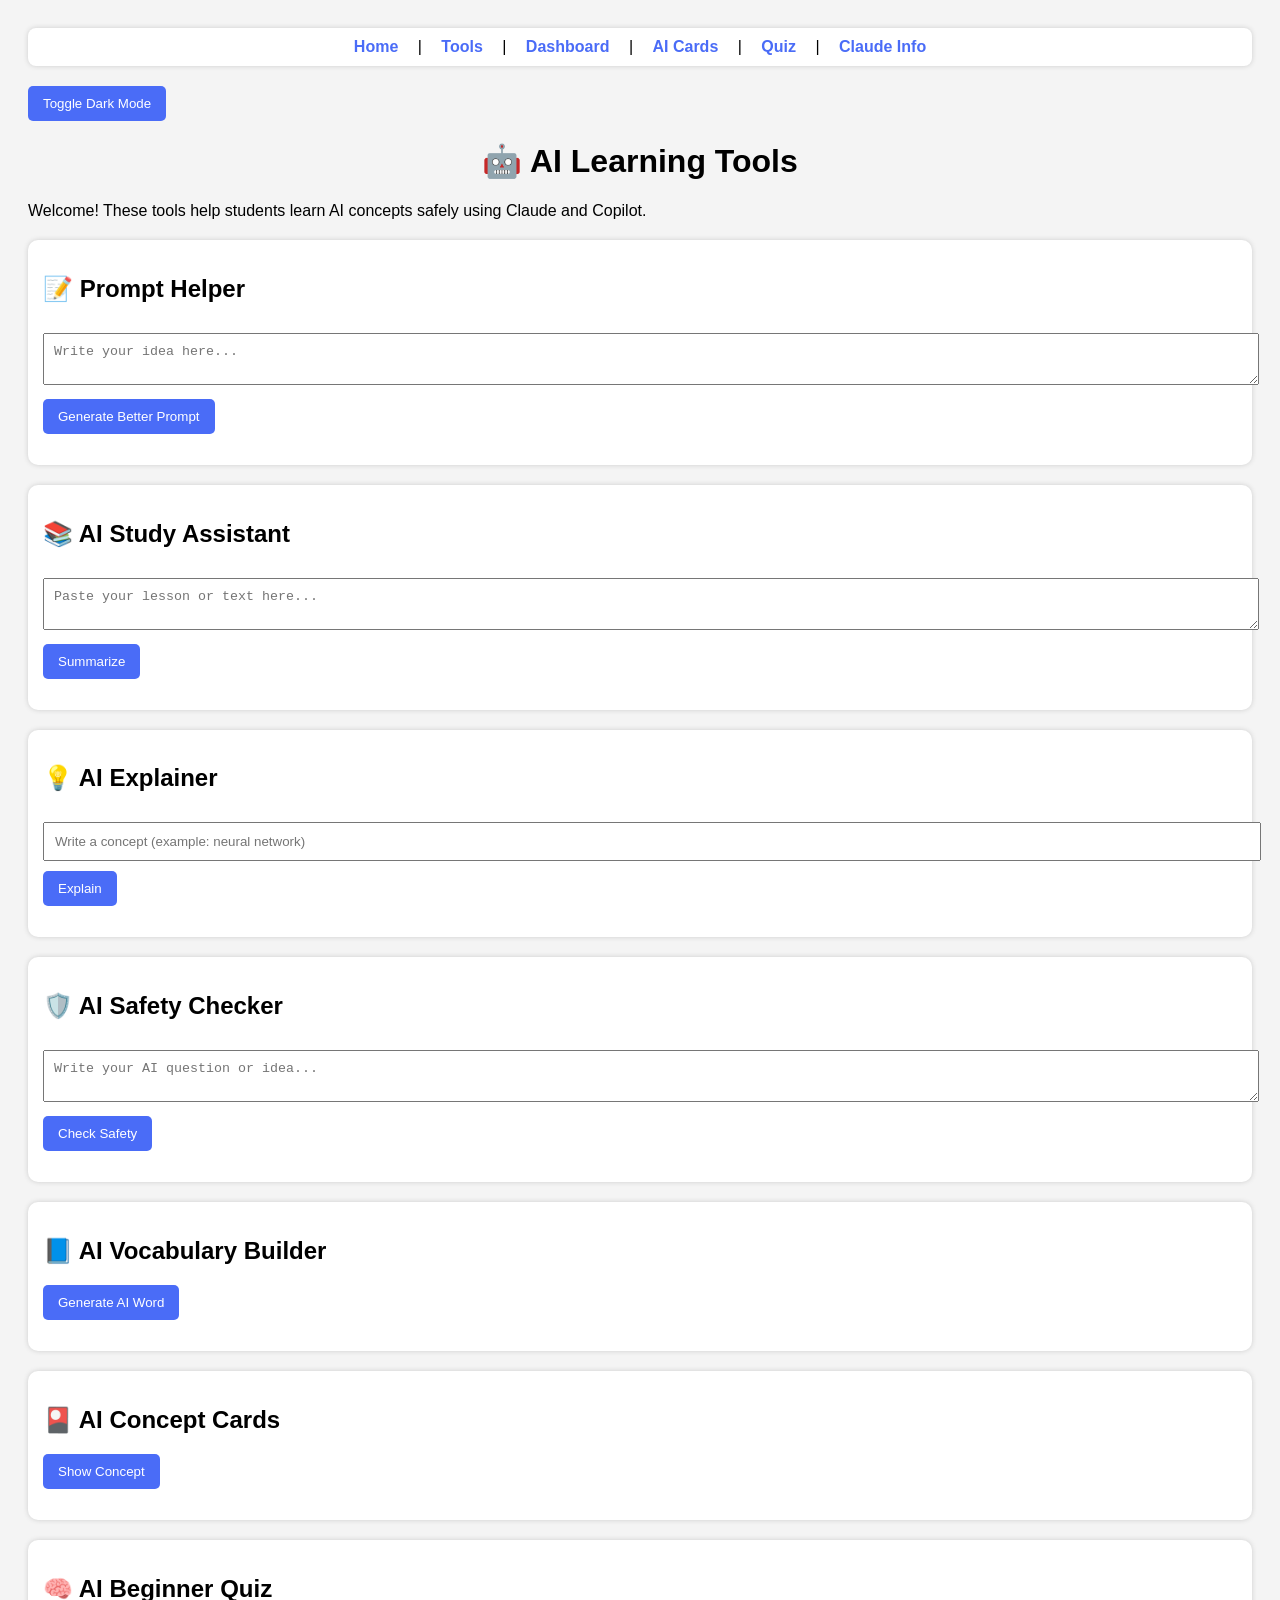
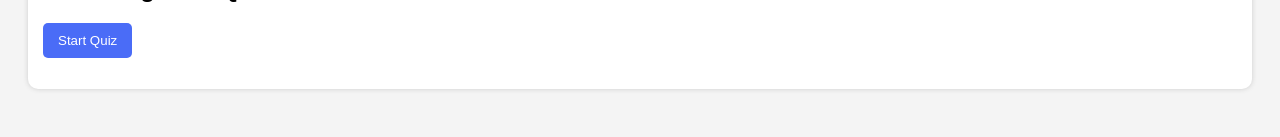
<file: AI-Learning-Tools/index.html>
<!DOCTYPE html>
<html lang="en">
<head>
    <meta charset="UTF-8">
    <title>AI Learning Tools</title>
    <link rel="stylesheet" href="style.css">
</head>
<body>

    <!-- Navigation Bar -->
    <nav>
        <a href="index.html">Home</a> |
        <a href="tools.html">Tools</a> |
        <a href="dashboard.html">Dashboard</a> |
        <a href="cards.html">AI Cards</a> |
        <a href="quiz.html">Quiz</a> |
        <a href="claude-info.html">Claude Info</a>
    </nav>

    <!-- Dark Mode Button -->
    <button onclick="toggleDarkMode()">Toggle Dark Mode</button>

    <h1>🤖 AI Learning Tools</h1>
    <p>Welcome! These tools help students learn AI concepts safely using Claude and Copilot.</p>

    <!-- Prompt Helper -->
    <div class="tool">
        <h2>📝 Prompt Helper</h2>
        <textarea id="promptInput" placeholder="Write your idea here..."></textarea>
        <button onclick="generatePrompt()">Generate Better Prompt</button>
        <p id="promptOutput"></p>
    </div>

    <!-- Study Assistant -->
    <div class="tool">
        <h2>📚 AI Study Assistant</h2>
        <textarea id="studyInput" placeholder="Paste your lesson or text here..."></textarea>
        <button onclick="summarizeText()">Summarize</button>
        <p id="studyOutput"></p>
    </div>

    <!-- Concept Explainer -->
    <div class="tool">
        <h2>💡 AI Explainer</h2>
        <input id="explainInput" placeholder="Write a concept (example: neural network)">
        <button onclick="explainConcept()">Explain</button>
        <p id="explainOutput"></p>
    </div>

    <!-- Safety Checker -->
    <div class="tool">
        <h2>🛡️ AI Safety Checker</h2>
        <textarea id="safetyInput" placeholder="Write your AI question or idea..."></textarea>
        <button onclick="checkSafety()">Check Safety</button>
        <p id="safetyOutput"></p>
    </div>

    <!-- Vocabulary Builder -->
    <div class="tool">
        <h2>📘 AI Vocabulary Builder</h2>
        <button onclick="generateWord()">Generate AI Word</button>
        <p id="wordOutput"></p>
    </div>

    <!-- Concept Cards -->
    <div class="tool">
        <h2>🎴 AI Concept Cards</h2>
        <button onclick="showConcept()">Show Concept</button>
        <p id="conceptOutput"></p>
    </div>

    <!-- Beginner Quiz -->
    <div class="tool">
        <h2>🧠 AI Beginner Quiz</h2>
        <button onclick="startQuiz()">Start Quiz</button>
        <p id="quizOutput"></p>
    </div>

    <script src="script.js"></script>
</body>
</html>
</file>
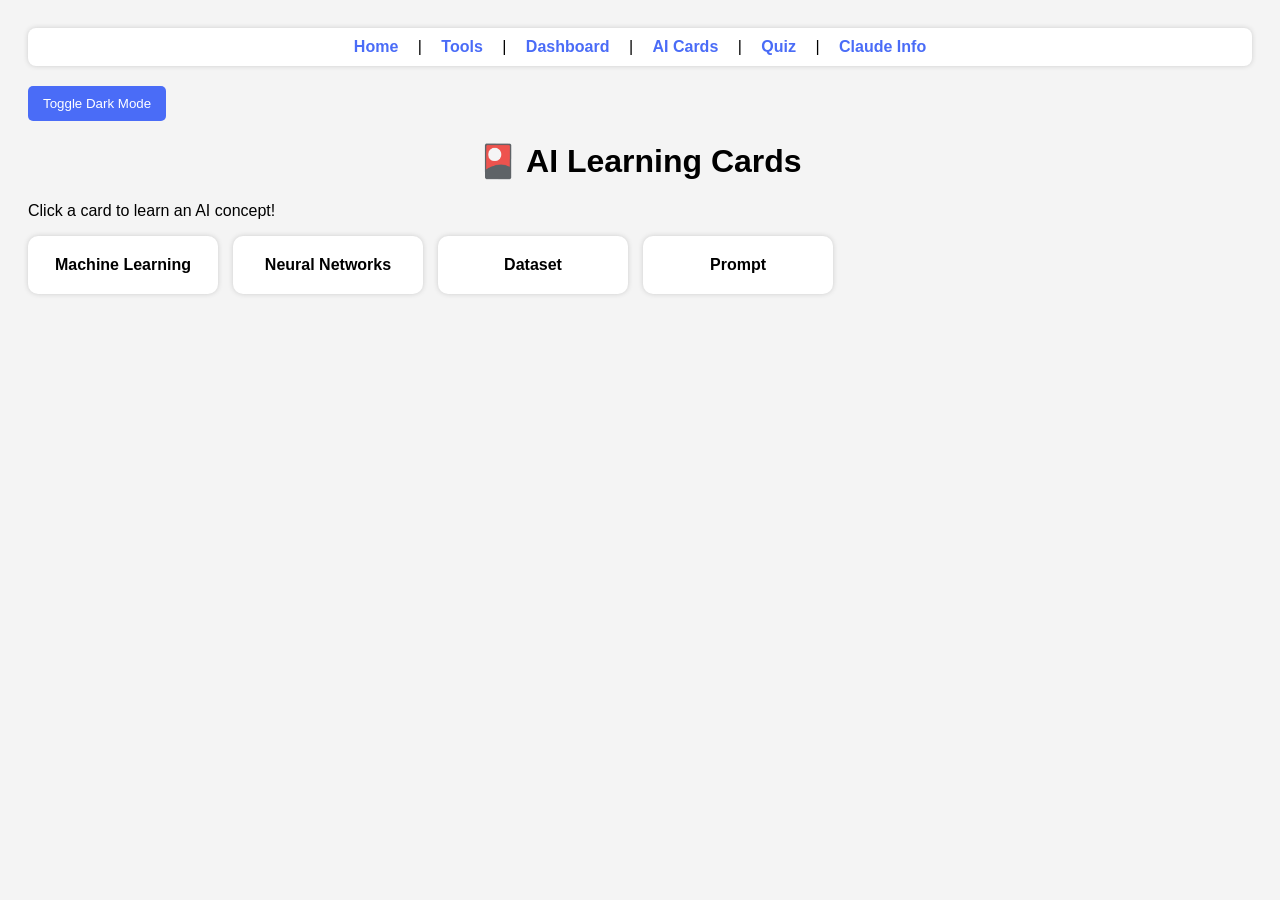
<file: AI-Learning-Tools/cards.html>
<!DOCTYPE html>
<html lang="en">
<head>
    <meta charset="UTF-8">
    <title>AI Learning Cards</title>
    <link rel="stylesheet" href="style.css">
</head>
<body>

<nav>
    <a href="index.html">Home</a> |
    <a href="tools.html">Tools</a> |
    <a href="dashboard.html">Dashboard</a> |
    <a href="cards.html">AI Cards</a> |
    <a href="quiz.html">Quiz</a> |
    <a href="claude-info.html">Claude Info</a>
</nav>

<button onclick="toggleDarkMode()">Toggle Dark Mode</button>

<h1>🎴 AI Learning Cards</h1>
<p>Click a card to learn an AI concept!</p>

<div class="card-container">
    <div class="card" onclick="showCard('Machine Learning — Teaching computers using examples.')">Machine Learning</div>
    <div class="card" onclick="showCard('Neural Networks — Systems that learn patterns.')">Neural Networks</div>
    <div class="card" onclick="showCard('Dataset — Information used to train AI.')">Dataset</div>
    <div class="card" onclick="showCard('Prompt — Instructions you give to an AI.')">Prompt</div>
</div>

<p id="cardOutput"></p>

<script src="script.js"></script>
</body>
</html>
</file>
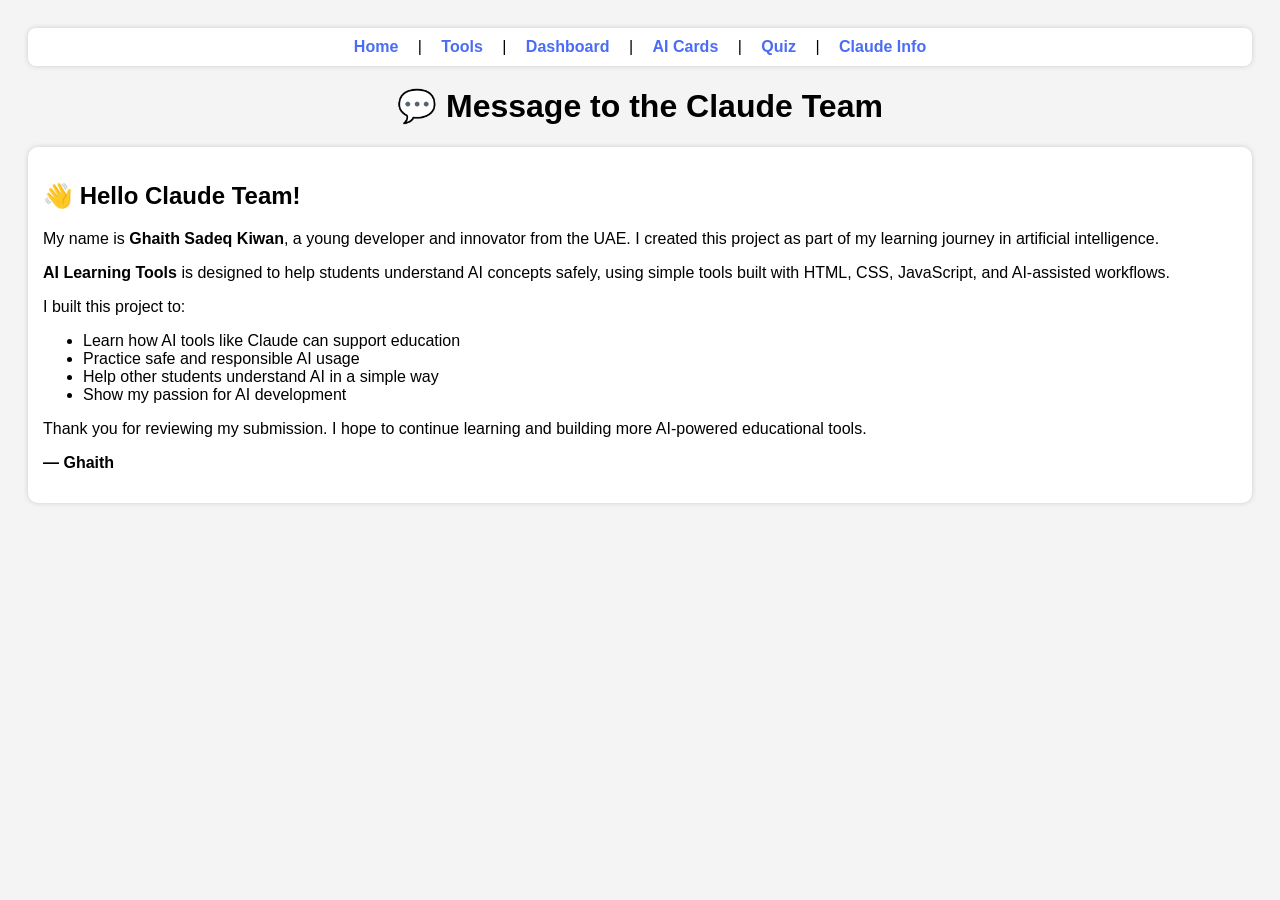
<file: AI-Learning-Tools/claude-info.html>
<!DOCTYPE html>
<html lang="en">
<head>
    <meta charset="UTF-8">
    <title>Message to Claude Team</title>
    <link rel="stylesheet" href="style.css">
</head>
<body>

<nav>
    <a href="index.html">Home</a> |
    <a href="tools.html">Tools</a> |
    <a href="dashboard.html">Dashboard</a> |
    <a href="cards.html">AI Cards</a> |
    <a href="quiz.html">Quiz</a> |
    <a href="claude-info.html">Claude Info</a>
</nav>

<h1>💬 Message to the Claude Team</h1>

<div class="tool">
    <h2>👋 Hello Claude Team!</h2>
    <p>
        My name is <strong>Ghaith Sadeq Kiwan</strong>, a young developer and innovator from the UAE.
        I created this project as part of my learning journey in artificial intelligence.
    </p>

    <p>
        <strong>AI Learning Tools</strong> is designed to help students understand AI concepts safely,
        using simple tools built with HTML, CSS, JavaScript, and AI‑assisted workflows.
    </p>

    <p>
        I built this project to:
        <ul>
            <li>Learn how AI tools like Claude can support education</li>
            <li>Practice safe and responsible AI usage</li>
            <li>Help other students understand AI in a simple way</li>
            <li>Show my passion for AI development</li>
        </ul>
    </p>

    <p>
        Thank you for reviewing my submission.  
        I hope to continue learning and building more AI‑powered educational tools.
    </p>

    <p><strong>— Ghaith</strong></p>
</div>

</body>
</html>
</file>
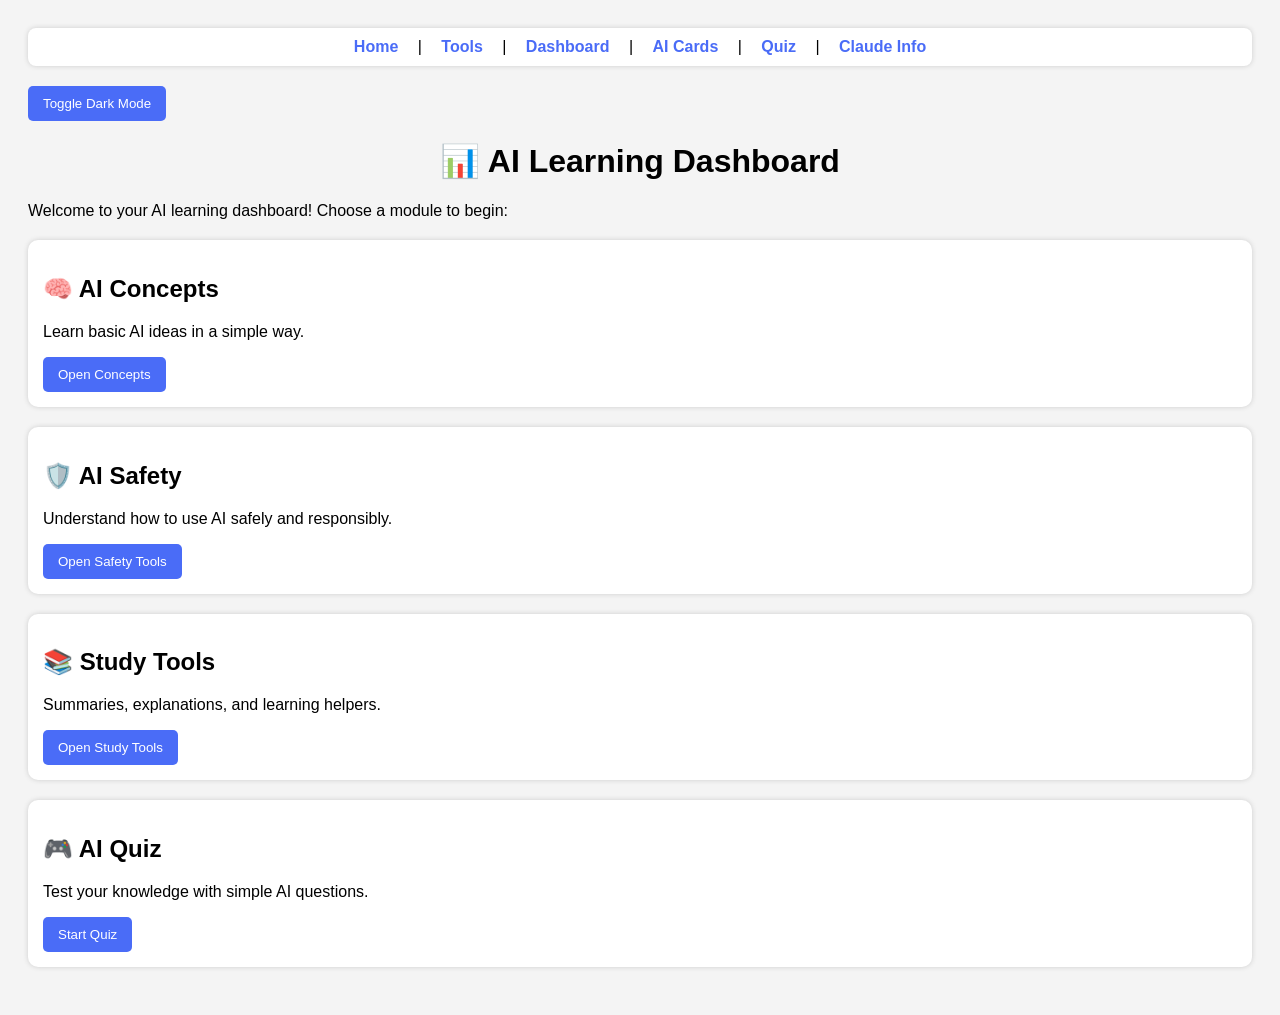
<file: AI-Learning-Tools/dashboard.html>
<!DOCTYPE html>
<html lang="en">
<head>
    <meta charset="UTF-8">
    <title>AI Learning Dashboard</title>
    <link rel="stylesheet" href="style.css">
</head>
<body>

<nav>
    <a href="index.html">Home</a> |
    <a href="tools.html">Tools</a> |
    <a href="dashboard.html">Dashboard</a> |
    <a href="cards.html">AI Cards</a> |
    <a href="quiz.html">Quiz</a> |
    <a href="claude-info.html">Claude Info</a>
</nav>

<button onclick="toggleDarkMode()">Toggle Dark Mode</button>

<h1>📊 AI Learning Dashboard</h1>
<p>Welcome to your AI learning dashboard! Choose a module to begin:</p>

<div class="tool">
    <h2>🧠 AI Concepts</h2>
    <p>Learn basic AI ideas in a simple way.</p>
    <a href="index.html"><button>Open Concepts</button></a>
</div>

<div class="tool">
    <h2>🛡️ AI Safety</h2>
    <p>Understand how to use AI safely and responsibly.</p>
    <a href="index.html"><button>Open Safety Tools</button></a>
</div>

<div class="tool">
    <h2>📚 Study Tools</h2>
    <p>Summaries, explanations, and learning helpers.</p>
    <a href="index.html"><button>Open Study Tools</button></a>
</div>

<div class="tool">
    <h2>🎮 AI Quiz</h2>
    <p>Test your knowledge with simple AI questions.</p>
    <a href="quiz.html"><button>Start Quiz</button></a>
</div>

<script src="script.js"></script>
</body>
</html>
</file>
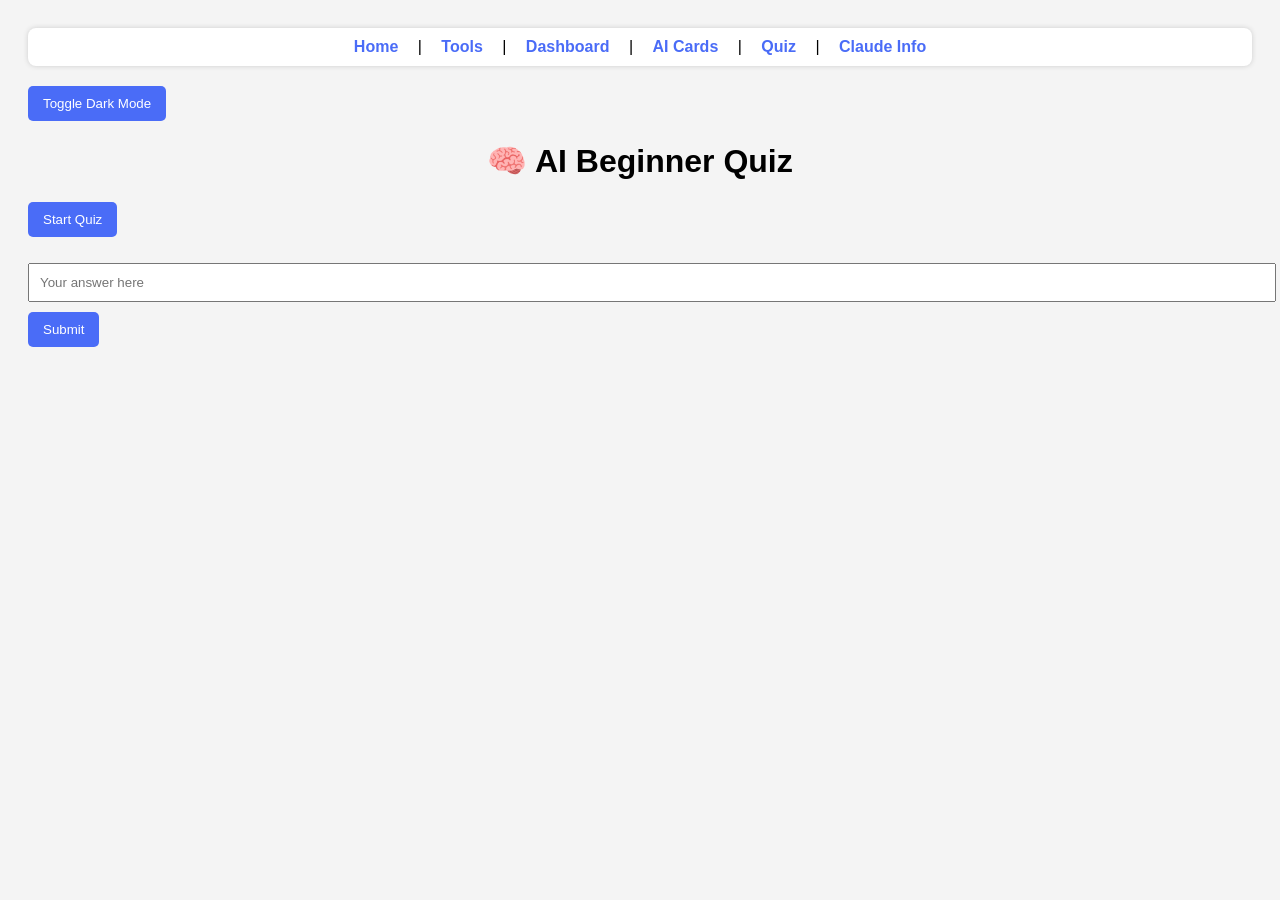
<file: AI-Learning-Tools/quiz.html>
<!DOCTYPE html>
<html lang="en">
<head>
    <meta charset="UTF-8">
    <title>AI Quiz</title>
    <link rel="stylesheet" href="style.css">
</head>
<body>

<nav>
    <a href="index.html">Home</a> |
    <a href="tools.html">Tools</a> |
    <a href="dashboard.html">Dashboard</a> |
    <a href="cards.html">AI Cards</a> |
    <a href="quiz.html">Quiz</a> |
    <a href="claude-info.html">Claude Info</a>
</nav>

<button onclick="toggleDarkMode()">Toggle Dark Mode</button>

<h1>🧠 AI Beginner Quiz</h1>

<button onclick="startFullQuiz()">Start Quiz</button>

<p id="quizQuestion"></p>
<input id="quizAnswer" placeholder="Your answer here">
<button onclick="checkQuiz()">Submit</button>

<p id="quizResult"></p>

<script src="script.js"></script>
</body>
</html>
</file>
<file: AI-Learning-Tools/style.css>
body {
    font-family: Arial, sans-serif;
    background: #f4f4f4;
    padding: 20px;
}

h1 {
    text-align: center;
}

.tool {
    background: white;
    padding: 15px;
    margin: 20px 0;
    border-radius: 10px;
    box-shadow: 0 0 5px #ccc;
}

textarea, input {
    width: 100%;
    padding: 10px;
    margin: 10px 0;
}

button {
    padding: 10px 15px;
    background: #4a6cf7;
    color: white;
    border: none;
    border-radius: 5px;
    cursor: pointer;
}

nav {
    background: #fff;
    padding: 10px;
    margin-bottom: 20px;
    border-radius: 8px;
    box-shadow: 0 0 5px #ccc;
    text-align: center;
}

nav a {
    margin: 0 15px;
    text-decoration: none;
    color: #4a6cf7;
    font-weight: bold;
}

.card-container {
    display: flex;
    gap: 15px;
    flex-wrap: wrap;
}

.card {
    background: #fff;
    padding: 20px;
    width: 150px;
    text-align: center;
    border-radius: 10px;
    box-shadow: 0 0 5px #ccc;
    cursor: pointer;
    font-weight: bold;
}

/* Dark Mode */
.dark-mode {
    background: #1a1a1a;
    color: white;
}

.dark-mode nav {
    background: #333;
    box-shadow: 0 0 5px #000;
}

.dark-mode .tool {
    background: #2a2a2a;
    box-shadow: 0 0 5px #000;
}

.dark-mode .card {
    background: #2a2a2a;
    box-shadow: 0 0 5px #000;
}
</file>
